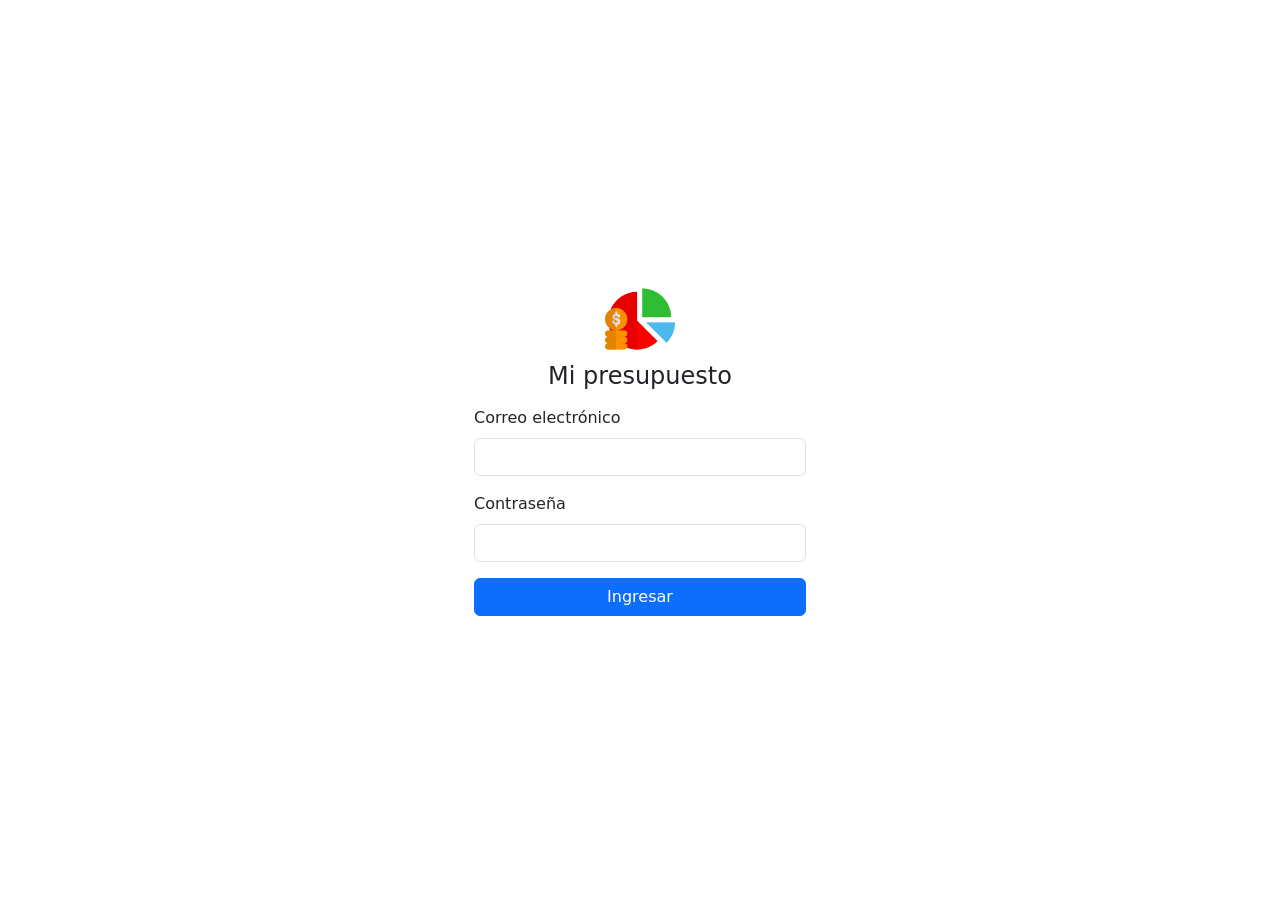
<file: index.html>
<!doctype html>
<html lang="en">

<head>
  <meta charset="utf-8">
  <meta name="viewport" content="width=device-width, initial-scale=1">
  <title>App demo</title>
  <!-- Bootstrap -->
  <link href="https://cdn.jsdelivr.net/npm/bootstrap@5.3.3/dist/css/bootstrap.min.css" rel="stylesheet">

  <!-- Bootstrap Icons -->
  <link href="https://cdn.jsdelivr.net/npm/bootstrap-icons@1.11.3/font/bootstrap-icons.css" rel="stylesheet">
</head>

<body>

  <div class="container d-flex justify-content-center align-items-center vh-100">
    <div class="p-4" style="width: 380px;">

      <!-- LOGO -->
      <div class="text-center mb-3">
        <img src="budget.png" alt="Logo" class="mb-2" style="width: 70px;">
        <h4>Mi presupuesto</h4>
      </div>

      <!-- LOGIN -->
      <div id="login">
        <form action="resumen.html">
          <div class="mb-3">
            <label class="form-label">Correo electrónico</label>
            <input type="email" class="form-control">
          </div>

          <div class="mb-3">
            <label class="form-label">Contraseña</label>
            <input type="password" class="form-control">
          </div>

          <button type="submit" class="btn btn-primary w-100">
            Ingresar
          </button>
        </form>
      </div>

    </div>
  </div>



  <script src="https://cdn.jsdelivr.net/npm/bootstrap@5.3.8/dist/js/bootstrap.bundle.min.js"
    integrity="sha384-FKyoEForCGlyvwx9Hj09JcYn3nv7wiPVlz7YYwJrWVcXK/BmnVDxM+D2scQbITxI"
    crossorigin="anonymous"></script>
</body>

</html>
</file>
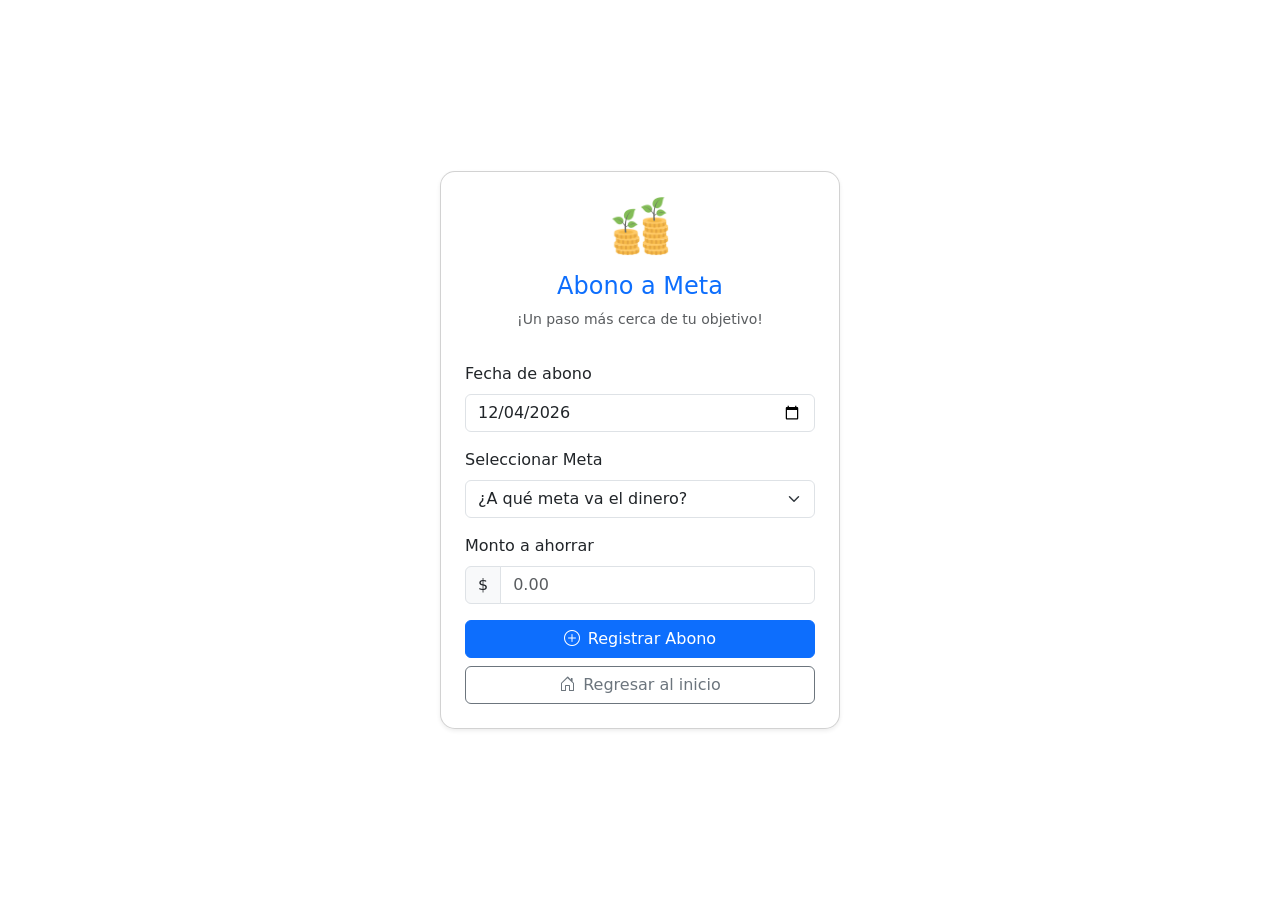
<file: add_ahorro.html>
<!doctype html>
<html lang="es">

<head>
  <meta charset="utf-8">
  <meta name="viewport" content="width=device-width, initial-scale=1">
  <title>App demo</title>
  <link href="https://cdn.jsdelivr.net/npm/bootstrap@5.3.3/dist/css/bootstrap.min.css" rel="stylesheet">
  <link href="https://cdn.jsdelivr.net/npm/bootstrap-icons@1.11.3/font/bootstrap-icons.css" rel="stylesheet">
  <style>
    #liveAlertPlaceholder {
      position: fixed;
      top: 20px;
      left: 50%;
      transform: translateX(-50%);
      z-index: 1050;
      width: 90%;
      max-width: 400px;
    }
  </style>
</head>

<body>

  <div id="liveAlertPlaceholder"></div>

  <div class="container d-flex justify-content-center align-items-center vh-100">
    <div class="card p-4 shadow-sm" style="width: 400px; border-radius: 15px;">

      <div class="text-center mb-3">
        <img src="savings.png" alt="Logo" class="mb-2" style="width: 60px;">
        <h4 class="mt-2 text-primary">Abono a Meta</h4>
        <p class="text-muted small">¡Un paso más cerca de tu objetivo!</p>
      </div>

      <div id="registro-abono">
        <form id="formAbono">
          <div class="mb-3">
            <label class="form-label font-weight-bold">Fecha de abono</label>
            <input type="date" id="fechaInput" class="form-control" required>
          </div>

          <div class="mb-3">
            <label class="form-label">Seleccionar Meta</label>
            <select class="form-select" required>
              <option value="" selected disabled>¿A qué meta va el dinero?</option>
              <option value="viaje">Viaje a Cartagena</option>
              <option value="pc">Nuevo Computador</option>
              <option value="emergencia">Fondo de Emergencia</option>
            </select>
          </div>

          <div class="mb-3">
            <label class="form-label">Monto a ahorrar</label>
            <div class="input-group">
              <span class="input-group-text">$</span>
              <input type="number" class="form-control" placeholder="0.00" required>
            </div>
          </div>

          <div class="d-grid gap-2">
            <button type="submit" class="btn btn-primary text-white">
              <i class="bi bi-plus-circle me-2"></i>Registrar Abono
            </button>
            <a href="resumen.html" class="btn btn-outline-secondary">
              <i class="bi bi-house-door me-2"></i>Regresar al inicio
            </a>
          </div>
        </form>
      </div>

    </div>
  </div>

  <script>
    // Autocompletar con la fecha de hoy
    document.addEventListener('DOMContentLoaded', () => {
      const hoy = new Date().toISOString().split('T')[0];
      document.getElementById('fechaInput').value = hoy;
    });

    const alertPlaceholder = document.getElementById('liveAlertPlaceholder');
    const form = document.getElementById('formAbono');

    const appendAlert = (message, type) => {
      const wrapper = document.createElement('div');
      wrapper.innerHTML = [
        `<div class="alert alert-${type} alert-dismissible fade show" role="alert">`,
        `   <div>${message}</div>`,
        '   <button type="button" class="btn-close" data-bs-dismiss="alert" aria-label="Close"></button>',
        '</div>'
      ].join('');

      alertPlaceholder.append(wrapper);

      setTimeout(() => {
        const alert = bootstrap.Alert.getOrCreateInstance(wrapper.querySelector('.alert'));
        if (alert) alert.close();
      }, 3000);
    }

    form.addEventListener('submit', (event) => {
      event.preventDefault();
      appendAlert('¡Abono registrado! Tu meta está más cerca.', 'success');
      form.reset(); 
      
      const hoy = new Date().toISOString().split('T')[0];
      document.getElementById('fechaInput').value = hoy;
    });
  </script>

  <script src="https://cdn.jsdelivr.net/npm/bootstrap@5.3.3/dist/js/bootstrap.bundle.min.js"></script>
</body>

</html>
</file>
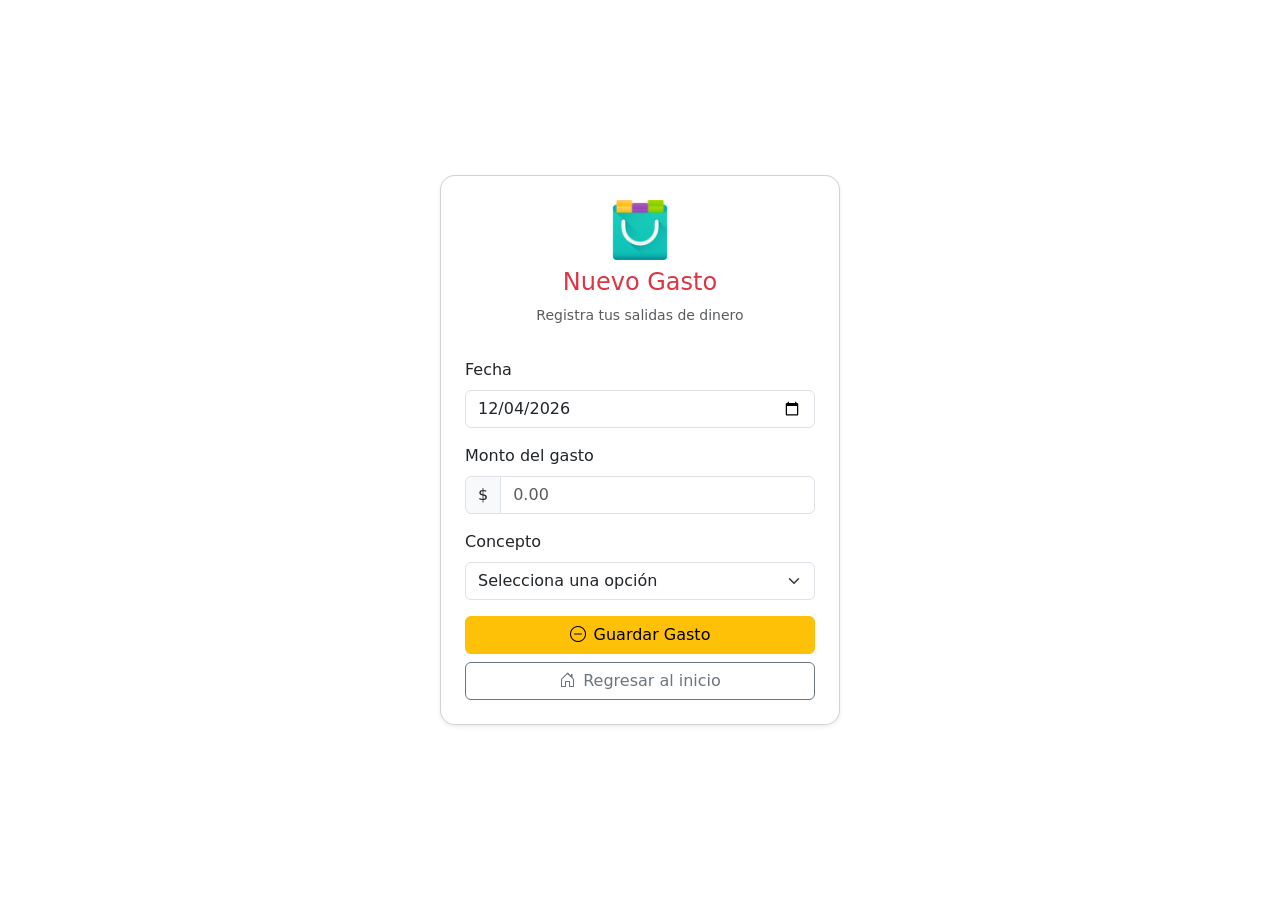
<file: add_gasto.html>
<!doctype html>
<html lang="es">

<head>
  <meta charset="utf-8">
  <meta name="viewport" content="width=device-width, initial-scale=1">
  <title>App demo</title>
  <link href="https://cdn.jsdelivr.net/npm/bootstrap@5.3.3/dist/css/bootstrap.min.css" rel="stylesheet">
  <link href="https://cdn.jsdelivr.net/npm/bootstrap-icons@1.11.3/font/bootstrap-icons.css" rel="stylesheet">
  <style>
    #liveAlertPlaceholder {
      position: fixed;
      top: 20px;
      left: 50%;
      transform: translateX(-50%);
      z-index: 1050;
      width: 90%;
      max-width: 400px;
    }
  </style>
</head>

<body>

  <div id="liveAlertPlaceholder"></div>

  <div class="container d-flex justify-content-center align-items-center vh-100">
    <div class="card p-4 shadow-sm" style="width: 400px; border-radius: 15px;">

      <div class="text-center mb-3">
        <img src="shop.png" alt="Logo" class="mb-2" style="width: 60px;">
        <h4 class="text-danger">Nuevo Gasto</h4>
        <p class="text-muted small">Registra tus salidas de dinero</p>
      </div>

      <div id="registro-gasto">
        <form id="formGasto">
          <div class="mb-3">
            <label class="form-label font-weight-bold">Fecha</label>
            <input type="date" id="fechaInput" class="form-control" required>
          </div>

          <div class="mb-3">
            <label class="form-label">Monto del gasto</label>
            <div class="input-group">
              <span class="input-group-text">$</span>
              <input type="number" class="form-control" placeholder="0.00" required>
            </div>
          </div>

          <div class="mb-3">
            <label class="form-label">Concepto</label>
            <select class="form-select" required>
              <option value="" selected disabled>Selecciona una opción</option>
              <option value="comida">Alimentación</option>
              <option value="transporte">Transporte</option>
              <option value="servicios">Servicios Públicos</option>
              <option value="ocio">Ocio / Entretenimiento</option>
              <option value="otros">Otros gastos</option>
            </select>
          </div>

          <div class="d-grid gap-2">
            <button type="submit" class="btn btn-warning">
              <i class="bi bi-dash-circle me-2"></i>Guardar Gasto
            </button>
            <a href="resumen.html" class="btn btn-outline-secondary">
              <i class="bi bi-house-door me-2"></i>Regresar al inicio
            </a>
          </div>
        </form>
      </div>

    </div>
  </div>

  <script>
    document.addEventListener('DOMContentLoaded', () => {
      const hoy = new Date().toISOString().split('T')[0];
      document.getElementById('fechaInput').value = hoy;
    });

    const alertPlaceholder = document.getElementById('liveAlertPlaceholder');
    const form = document.getElementById('formGasto');

    const appendAlert = (message, type) => {
      const wrapper = document.createElement('div');
      wrapper.innerHTML = [
        `<div class="alert alert-${type} alert-dismissible fade show" role="alert">`,
        `   <div>${message}</div>`,
        '   <button type="button" class="btn-close" data-bs-dismiss="alert" aria-label="Close"></button>',
        '</div>'
      ].join('');

      alertPlaceholder.append(wrapper);

      setTimeout(() => {
        const alert = bootstrap.Alert.getOrCreateInstance(wrapper.querySelector('.alert'));
        if (alert) alert.close();
      }, 3000);
    }

    form.addEventListener('submit', (event) => {
      event.preventDefault();
      // He cambiado el mensaje de la alerta
      appendAlert('Gasto registrado correctamente!', 'success');
      form.reset(); 
      
      const hoy = new Date().toISOString().split('T')[0];
      document.getElementById('fechaInput').value = hoy;
    });
  </script>

  <script src="https://cdn.jsdelivr.net/npm/bootstrap@5.3.3/dist/js/bootstrap.bundle.min.js"></script>
</body>

</html>
</file>
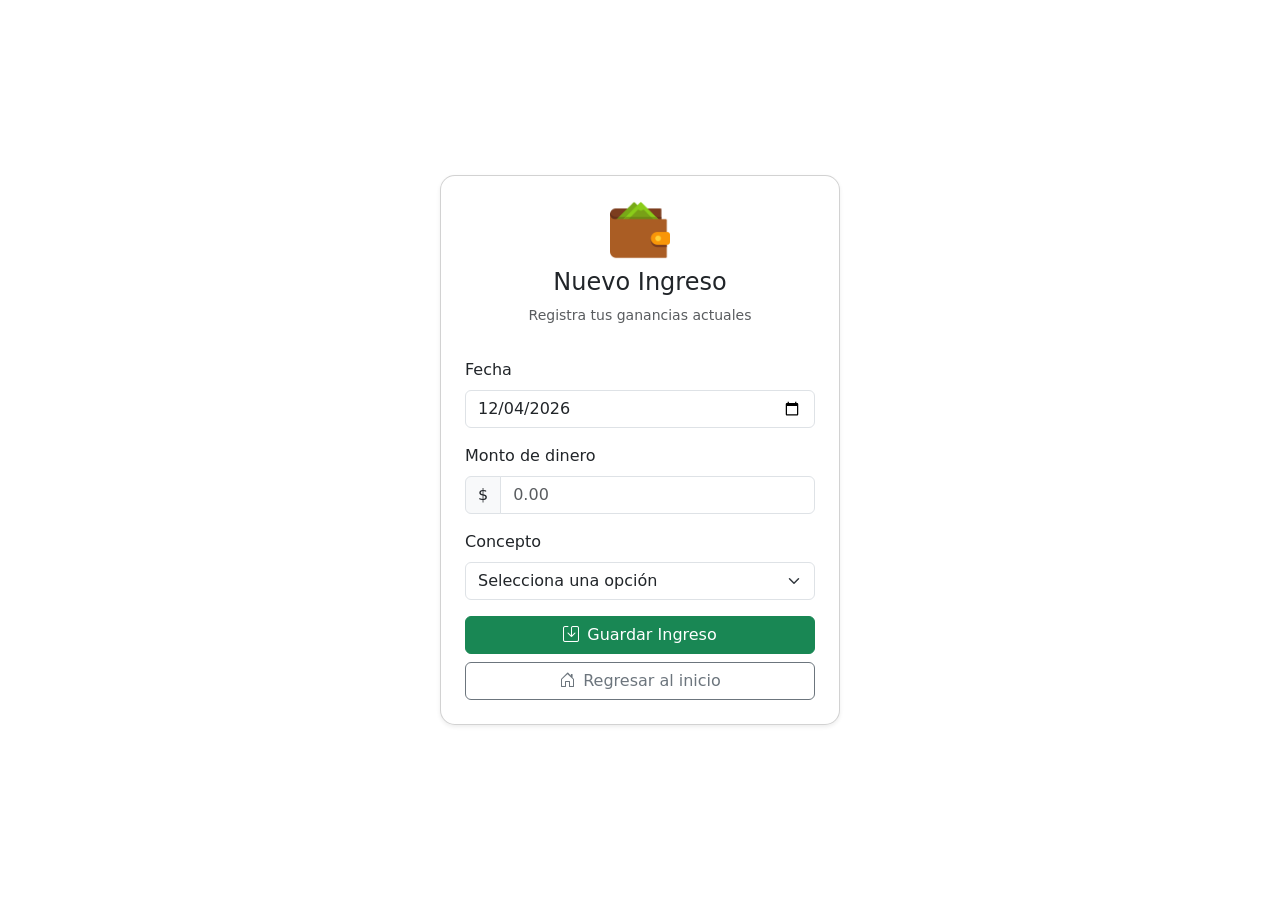
<file: add_ingresos.html>
<!doctype html>
<html lang="es">

<head>
  <meta charset="utf-8">
  <meta name="viewport" content="width=device-width, initial-scale=1">
  <title>Registro de Ingreso - Mi Presupuesto</title>
  <link href="https://cdn.jsdelivr.net/npm/bootstrap@5.3.3/dist/css/bootstrap.min.css" rel="stylesheet">
  <link href="https://cdn.jsdelivr.net/npm/bootstrap-icons@1.11.3/font/bootstrap-icons.css" rel="stylesheet">
  <style>
    /* Estilo para que la alerta flote sobre el contenido */
    #liveAlertPlaceholder {
      position: fixed;
      top: 20px;
      left: 50%;
      transform: translateX(-50%);
      z-index: 1050;
      width: 90%;
      max-width: 400px;
    }
  </style>
</head>

<body>

  <div id="liveAlertPlaceholder"></div>

  <div class="container d-flex justify-content-center align-items-center vh-100">
    <div class="card p-4 shadow-sm" style="width: 400px; border-radius: 15px;">

      <div class="text-center mb-3">
        <img src="wallet.png" alt="Logo" class="mb-2" style="width: 60px;">
        <h4>Nuevo Ingreso</h4>
        <p class="text-muted small">Registra tus ganancias actuales</p>
      </div>

      <div id="registro-ingreso">
        <form id="formIngreso">
          <div class="mb-3">
            <label class="form-label font-weight-bold">Fecha</label>
            <input type="date" id="fechaInput" class="form-control" required>
          </div>

          <div class="mb-3">
            <label class="form-label">Monto de dinero</label>
            <div class="input-group">
              <span class="input-group-text">$</span>
              <input type="number" class="form-control" placeholder="0.00" required>
            </div>
          </div>

          <div class="mb-3">
            <label class="form-label">Concepto</label>
            <select class="form-select" required>
              <option value="" selected disabled>Selecciona una opción</option>
              <option value="sueldo">Sueldo</option>
              <option value="venta">Venta</option>
              <option value="regalo">Otros</option>
            </select>
          </div>

          <div class="d-grid gap-2">
            <button type="submit" class="btn btn-success">
              <i class="bi bi-save me-2"></i>Guardar Ingreso
            </button>
            <a href="resumen.html" class="btn btn-outline-secondary">
              <i class="bi bi-house-door me-2"></i>Regresar al inicio
            </a>
          </div>
        </form>
      </div>

    </div>
  </div>

  <script>
    // 1. Autocompletar la fecha actual al cargar la página
    document.addEventListener('DOMContentLoaded', () => {
      const hoy = new Date().toISOString().split('T')[0];
      document.getElementById('fechaInput').value = hoy;
    });

    // 2. Manejar el evento de guardado y la alerta
    const alertPlaceholder = document.getElementById('liveAlertPlaceholder');
    const form = document.getElementById('formIngreso');

    const appendAlert = (message, type) => {
      const wrapper = document.createElement('div');
      wrapper.innerHTML = [
        `<div class="alert alert-${type} alert-dismissible fade show" role="alert">`,
        `   <div>${message}</div>`,
        '   <button type="button" class="btn-close" data-bs-dismiss="alert" aria-label="Close"></button>',
        '</div>'
      ].join('');

      alertPlaceholder.append(wrapper);

      // Cerrar la alerta automáticamente después de 3 segundos
      setTimeout(() => {
        const alert = bootstrap.Alert.getOrCreateInstance(wrapper.querySelector('.alert'));
        alert.close();
      }, 3000);
    }

    form.addEventListener('submit', (event) => {
      event.preventDefault(); // Evita que la página se recargue
      appendAlert('Ingreso registrado correctamente!', 'success');
      form.reset(); // Limpia el formulario tras guardar
      
      // Re-poner la fecha de hoy después de limpiar
      const hoy = new Date().toISOString().split('T')[0];
      document.getElementById('fechaInput').value = hoy;
    });
  </script>

  <script src="https://cdn.jsdelivr.net/npm/bootstrap@5.3.3/dist/js/bootstrap.bundle.min.js"></script>
</body>

</html>
</file>
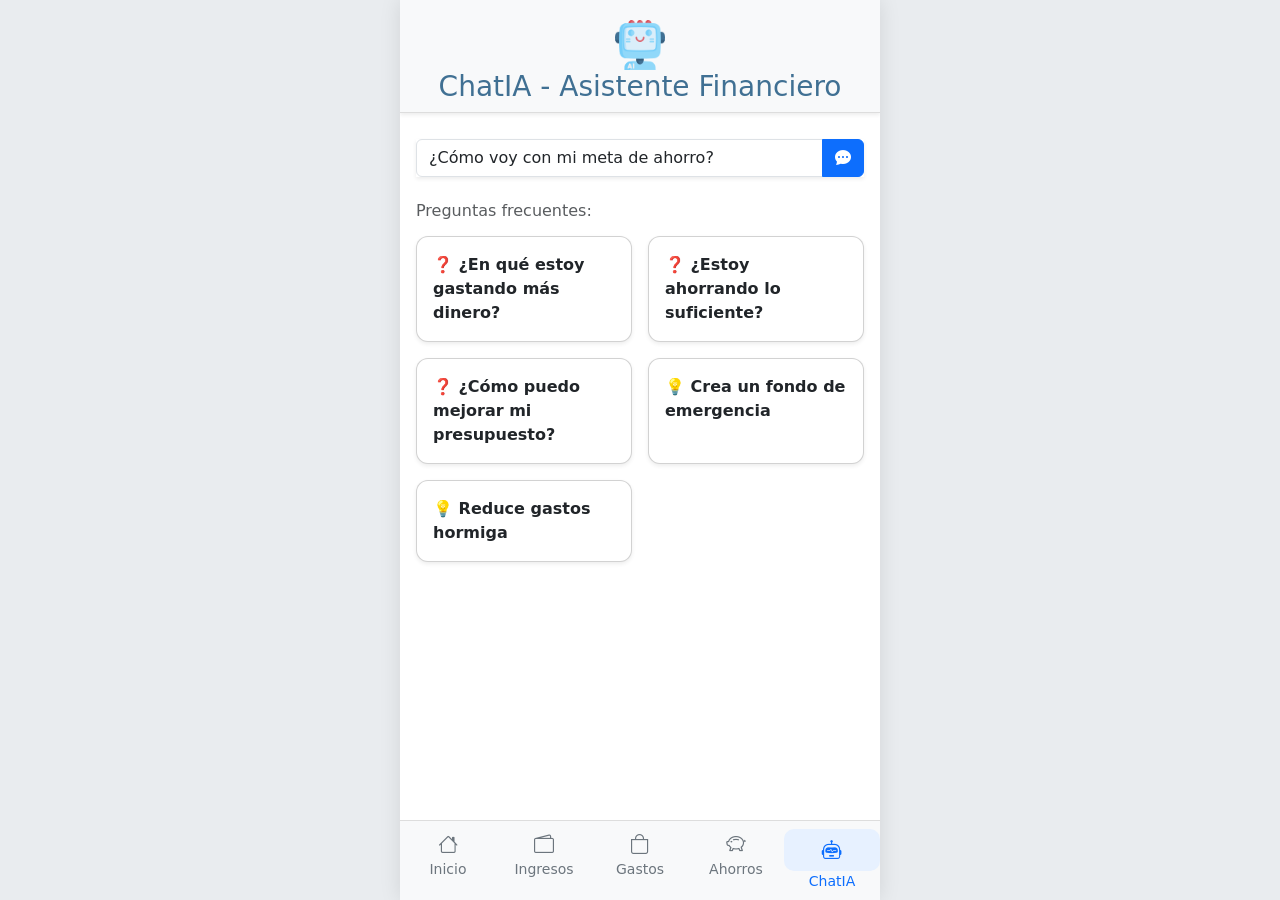
<file: chatIA.html>
<!doctype html>
<html lang="es">

<head>
    <meta charset="utf-8">
    <meta name="viewport" content="width=device-width, initial-scale=1">
    <title>App demo</title>
    <link href="https://cdn.jsdelivr.net/npm/bootstrap@5.3.3/dist/css/bootstrap.min.css" rel="stylesheet">
    <link href="https://cdn.jsdelivr.net/npm/bootstrap-icons@1.11.3/font/bootstrap-icons.css" rel="stylesheet">
    <link rel="stylesheet" href="style.css">
</head>

<body>
    <div class="modal fade" id="modalIA" tabindex="-1">
        <div class="modal-dialog modal-dialog-centered">
            <div class="modal-content">
                <div class="modal-header">
                    <h5 class="modal-title">Respuesta de IA</h5>
                    <button type="button" class="btn-close" data-bs-dismiss="modal"></button>
                </div>
                <div class="modal-body">
                    <p id="respuestaIA" class="fw-medium"></p>
                </div>
                <div class="modal-footer">
                    <button type="button" class="btn btn-primary" data-bs-dismiss="modal">Cerrar</button>
                </div>
            </div>
        </div>
    </div>

    <div class="container text-center" style="padding: 0; margin-bottom: 120px;">
        <div class="barra-titulo shadow-sm" style="width: 100%; padding-top: 20px; margin-bottom: 10px;">
            <img src="ai.png" alt="AI Logo" style="width: 50px;">
            <h3 style="color: #407093">ChatIA - Asistente Financiero</h3>
        </div>

        <div class="p-3">
            <div class="input-group shadow-sm mb-4">
                <input type="text" id="inputPreguntaIA" class="form-control" 
                       placeholder="Hazme una pregunta..." 
                       value="¿Cómo voy con mi meta de ahorro?">
                <button class="btn btn-primary" type="button" id="btnPreguntarIA">
                    <i class="bi bi-chat-dots-fill"></i>
                </button>
            </div>

            <h6 class="text-start mb-3 text-muted">Preguntas frecuentes:</h6>
            
            <div id="preguntas-IA">
                </div>
        </div>
    </div>

    <div class="nav-bottom d-flex justify-content-around">
        <a href="resumen.html" class="nav-item-custom"><i class="bi bi-house"></i>Inicio</a>
        <a href="ingresos.html" class="nav-item-custom"><i class="bi bi-wallet2"></i>Ingresos</a>
        <a href="gastos.html" class="nav-item-custom"><i class="bi bi-bag"></i>Gastos</a>
        <a href="ahorros.html" class="nav-item-custom"><i class="bi bi-piggy-bank"></i>Ahorros</a>
        <a href="#" class="nav-item-custom active"><i class="bi bi-robot"></i>ChatIA</a>
    </div>

    <script src="https://cdn.jsdelivr.net/npm/bootstrap@5.3.3/dist/js/bootstrap.bundle.min.js"></script>

    <script>
        function chatIA() {
            const contenedor = document.getElementById("preguntas-IA");
            const btnPreguntar = document.getElementById("btnPreguntarIA");
            const inputPregunta = document.getElementById("inputPreguntaIA");
            const textoRespuesta = document.getElementById("respuestaIA");
            const modalElement = new bootstrap.Modal(document.getElementById('modalIA'));

            const opciones = [
                { tipo: "pregunta", texto: "¿En qué estoy gastando más dinero?", respuesta: "Actualmente, tus mayores gastos están concentrados en categorías como vivienda y alimentación." },
                { tipo: "pregunta", texto: "¿Estoy ahorrando lo suficiente?", respuesta: "Tu nivel de ahorro es aceptable, pero podrías aumentarlo reduciendo gastos innecesarios." },
                { tipo: "pregunta", texto: "¿Cómo puedo mejorar mi presupuesto?", respuesta: "Establece límites de gasto por categoría y haz seguimiento semanal de tus movimientos." },
                { tipo: "recomendacion", texto: "Crea un fondo de emergencia", respuesta: "Se recomienda ahorrar de 3 a 6 meses de tus gastos para imprevistos." },
                { tipo: "recomendacion", texto: "Reduce gastos hormiga", respuesta: "Pequeños gastos diarios suman grandes cantidades. Identifícalos y redúcelos." }
            ];

            // Generar Grilla de tarjetas (Manteniendo tu estilo original)
            contenedor.innerHTML = `<div class="row g-3" id="contenedor-opciones"></div>`;
            const grid = document.getElementById("contenedor-opciones");

            opciones.forEach((item) => {
                const col = document.createElement("div");
                col.className = "col-12 col-md-6 text-start";
                col.innerHTML = `
                    <div class="card p-3 h-100 shadow-sm opcion-ia" style="cursor:pointer; transition:0.3s; border-radius:12px;">
                        <strong>${item.tipo === "pregunta" ? "❓" : "💡"} ${item.texto}</strong>
                    </div>
                `;
                col.addEventListener('click', () => {
                    textoRespuesta.textContent = item.respuesta;
                    modalElement.show();
                });
                grid.appendChild(col);
            });

            // Lógica para el botón de pregunta personalizada
            btnPreguntar.addEventListener('click', () => {
                const query = inputPregunta.value.toLowerCase();
                
                if (query.includes("ahorro")) {
                    textoRespuesta.textContent = "¡Excelente progreso! Has completado el 65% de tu meta de ahorro este mes. ¡Sigue así!";
                } else if (query === "") {
                    textoRespuesta.textContent = "Por favor, escribe una pregunta para poder ayudarte.";
                } else {
                    textoRespuesta.textContent = "Analizando tus datos... Tu situación financiera actual es estable, pero recuerda registrar todos tus gastos diarios.";
                }
                modalElement.show();
            });
        }

        document.addEventListener('DOMContentLoaded', chatIA);
    </script>
</body>

</html>
</file>
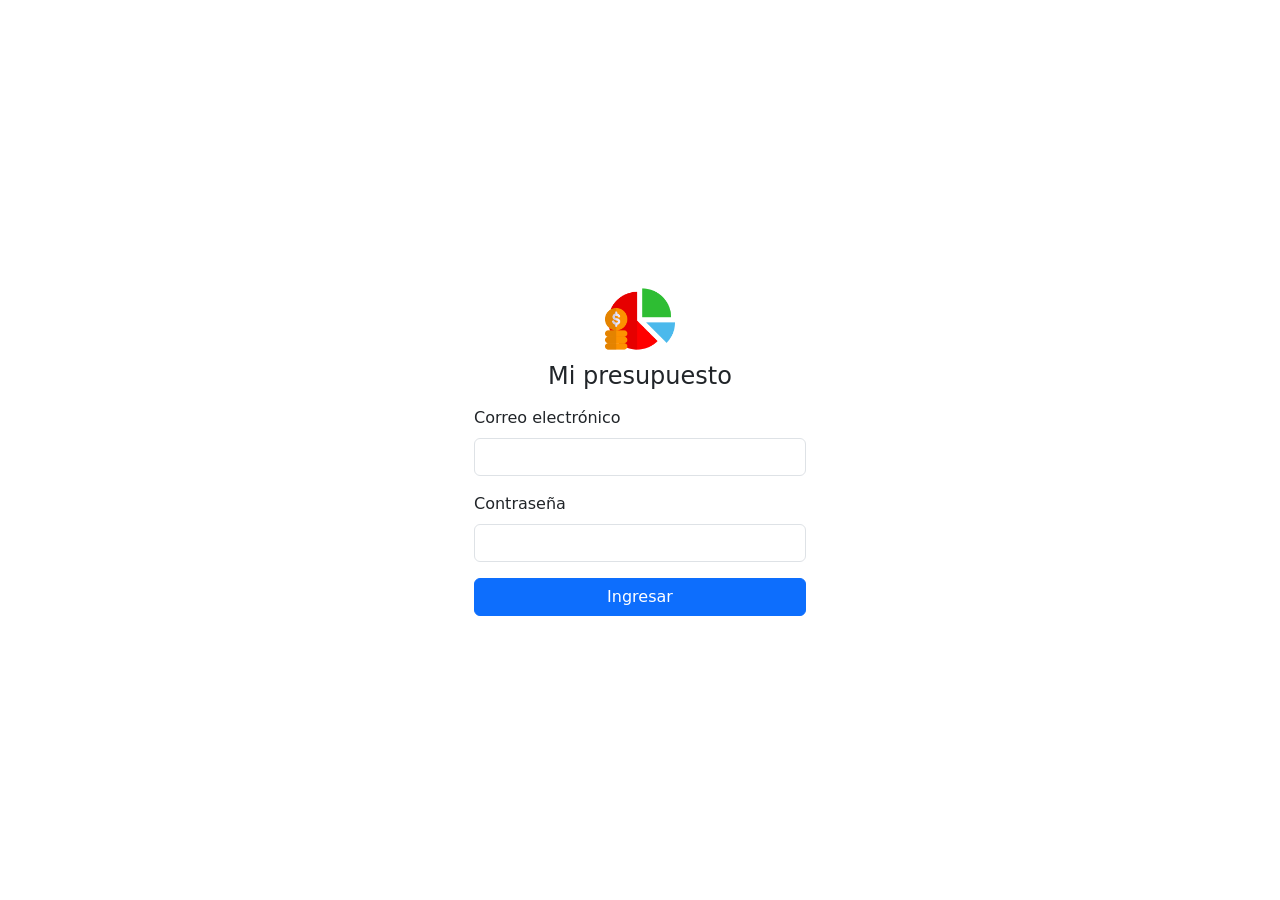
<file: login.html>
<!doctype html>
<html lang="en">

<head>
  <meta charset="utf-8">
  <meta name="viewport" content="width=device-width, initial-scale=1">
  <title>App demo</title>
  <!-- Bootstrap -->
  <link href="https://cdn.jsdelivr.net/npm/bootstrap@5.3.3/dist/css/bootstrap.min.css" rel="stylesheet">

  <!-- Bootstrap Icons -->
  <link href="https://cdn.jsdelivr.net/npm/bootstrap-icons@1.11.3/font/bootstrap-icons.css" rel="stylesheet">
</head>

<body>

  <div class="container d-flex justify-content-center align-items-center vh-100">
    <div class="p-4" style="width: 380px;">

      <!-- LOGO -->
      <div class="text-center mb-3">
        <img src="budget.png" alt="Logo" class="mb-2" style="width: 70px;">
        <h4>Mi presupuesto</h4>
      </div>

      <!-- LOGIN -->
      <div id="login">
        <form action="index.html">
          <div class="mb-3">
            <label class="form-label">Correo electrónico</label>
            <input type="email" class="form-control">
          </div>

          <div class="mb-3">
            <label class="form-label">Contraseña</label>
            <input type="password" class="form-control">
          </div>

          <button type="submit" class="btn btn-primary w-100">
            Ingresar
          </button>
        </form>
      </div>

    </div>
  </div>



  <script src="https://cdn.jsdelivr.net/npm/bootstrap@5.3.8/dist/js/bootstrap.bundle.min.js"
    integrity="sha384-FKyoEForCGlyvwx9Hj09JcYn3nv7wiPVlz7YYwJrWVcXK/BmnVDxM+D2scQbITxI"
    crossorigin="anonymous"></script>
</body>

</html>
</file>
<file: style.css>
html, body {
  height: 100%;
  margin: 0;
  padding: 0;
  background-color: #e9ecef; 
  overflow-y: auto;
}


body {
  max-width: 480px; 
  margin: 0 auto; 
  background: #ffffff;
  min-height: 100vh;
  position: relative;
  display: flex;
  flex-direction: column;
  box-shadow: 0 0 20px rgba(0,0,0,0.1);
}

.nav-bottom {
  position: fixed;
  bottom: 0;
  left: 50%;
  transform: translateX(-50%);
  width: 100%;
  max-width: 480px;
  background: #f8f9fa;
  border-top: 1px solid #ddd;
  z-index: 1000;
}

.nav-item-custom {
  text-align: center;
  flex: 1;
  padding: 8px 0;
  color: #6c757d;
  text-decoration: none;
  font-size: 14px;
}

.nav-item-custom i {
  display: block;
  font-size: 20px;
}

.nav-item-custom.active {
  color: #0d6efd;
  font-weight: 500;
}

.nav-item-custom.active i {
  background: #e7f1ff;
  padding: 6px 10px;
  border-radius: 10px;
}

.barra-titulo{
    background: #f8f9fa;
    border-bottom: 1px solid #ddd;
}

@media (max-width: 480px) {
  body {
    max-width: 100%;
    box-shadow: none;
  }
  .nav-bottom {
    left: 0;
    transform: none;
    max-width: 100%;
  }
}
</file>
